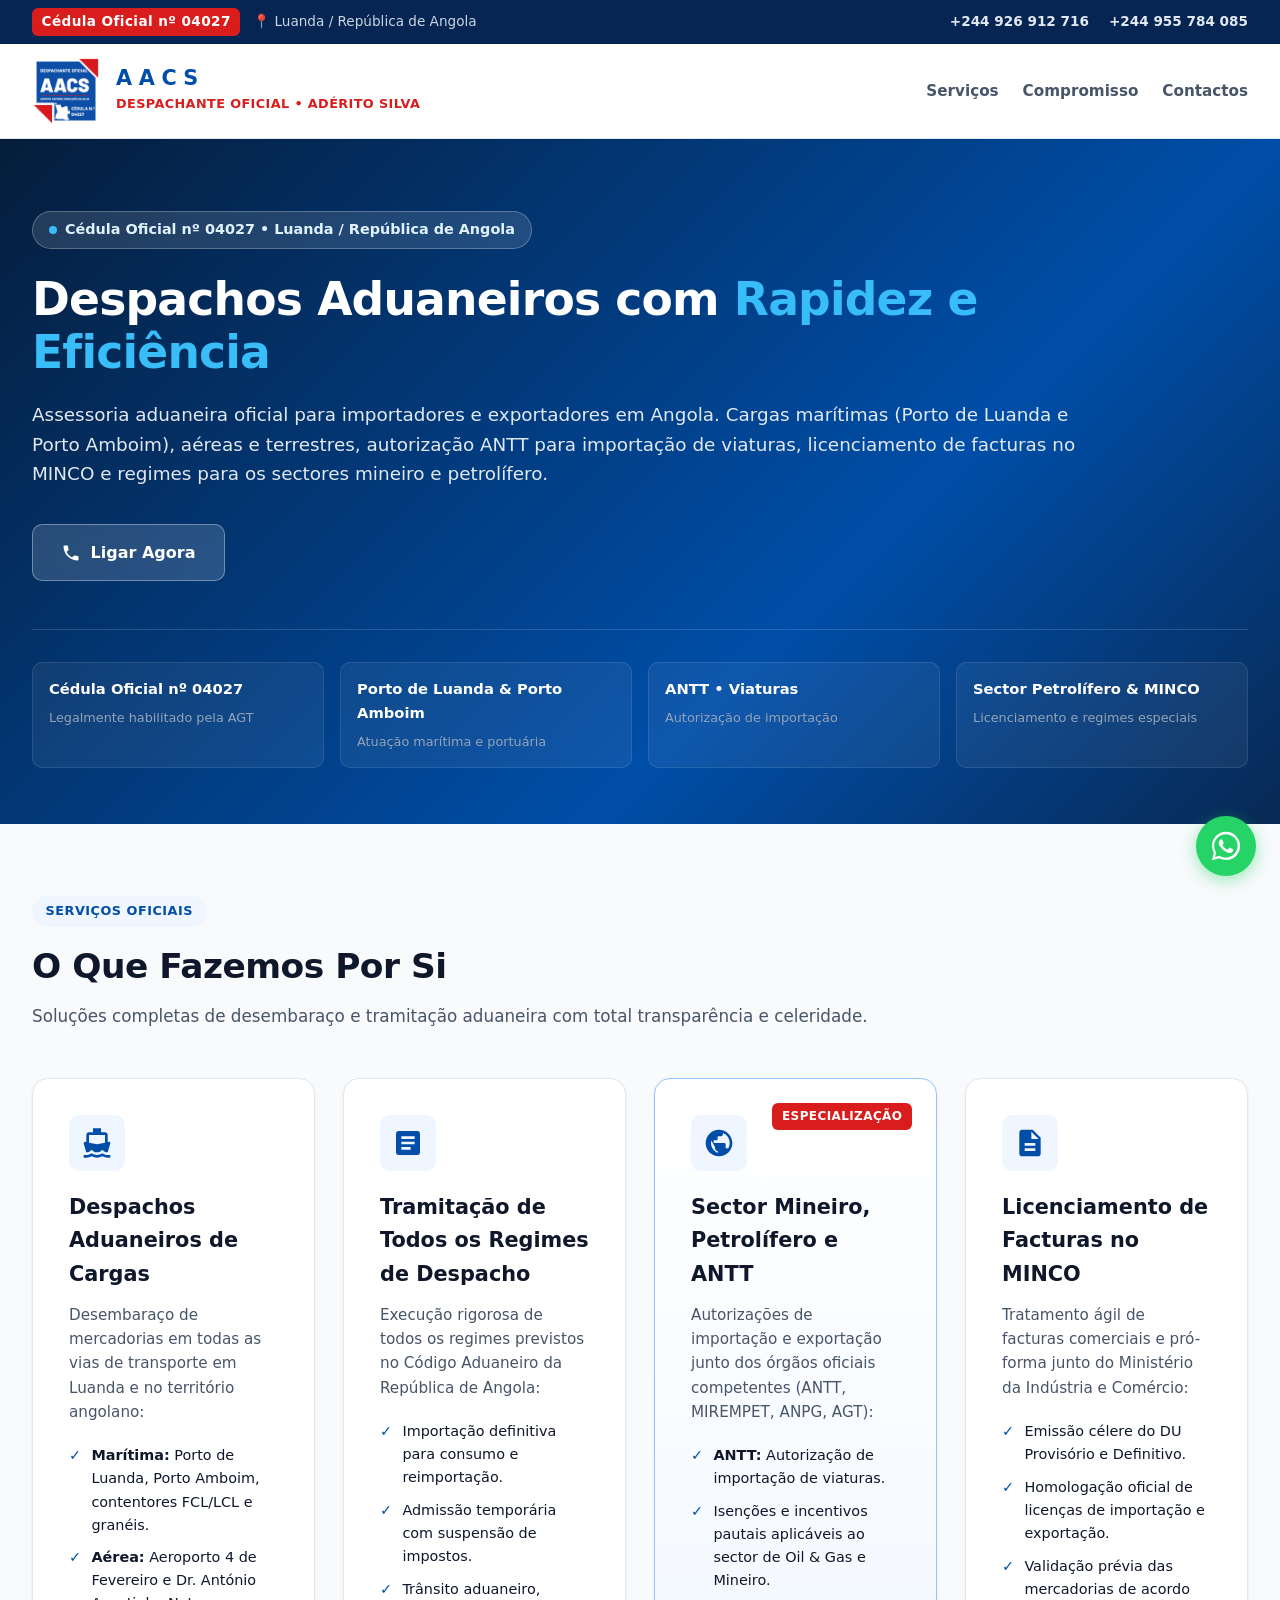
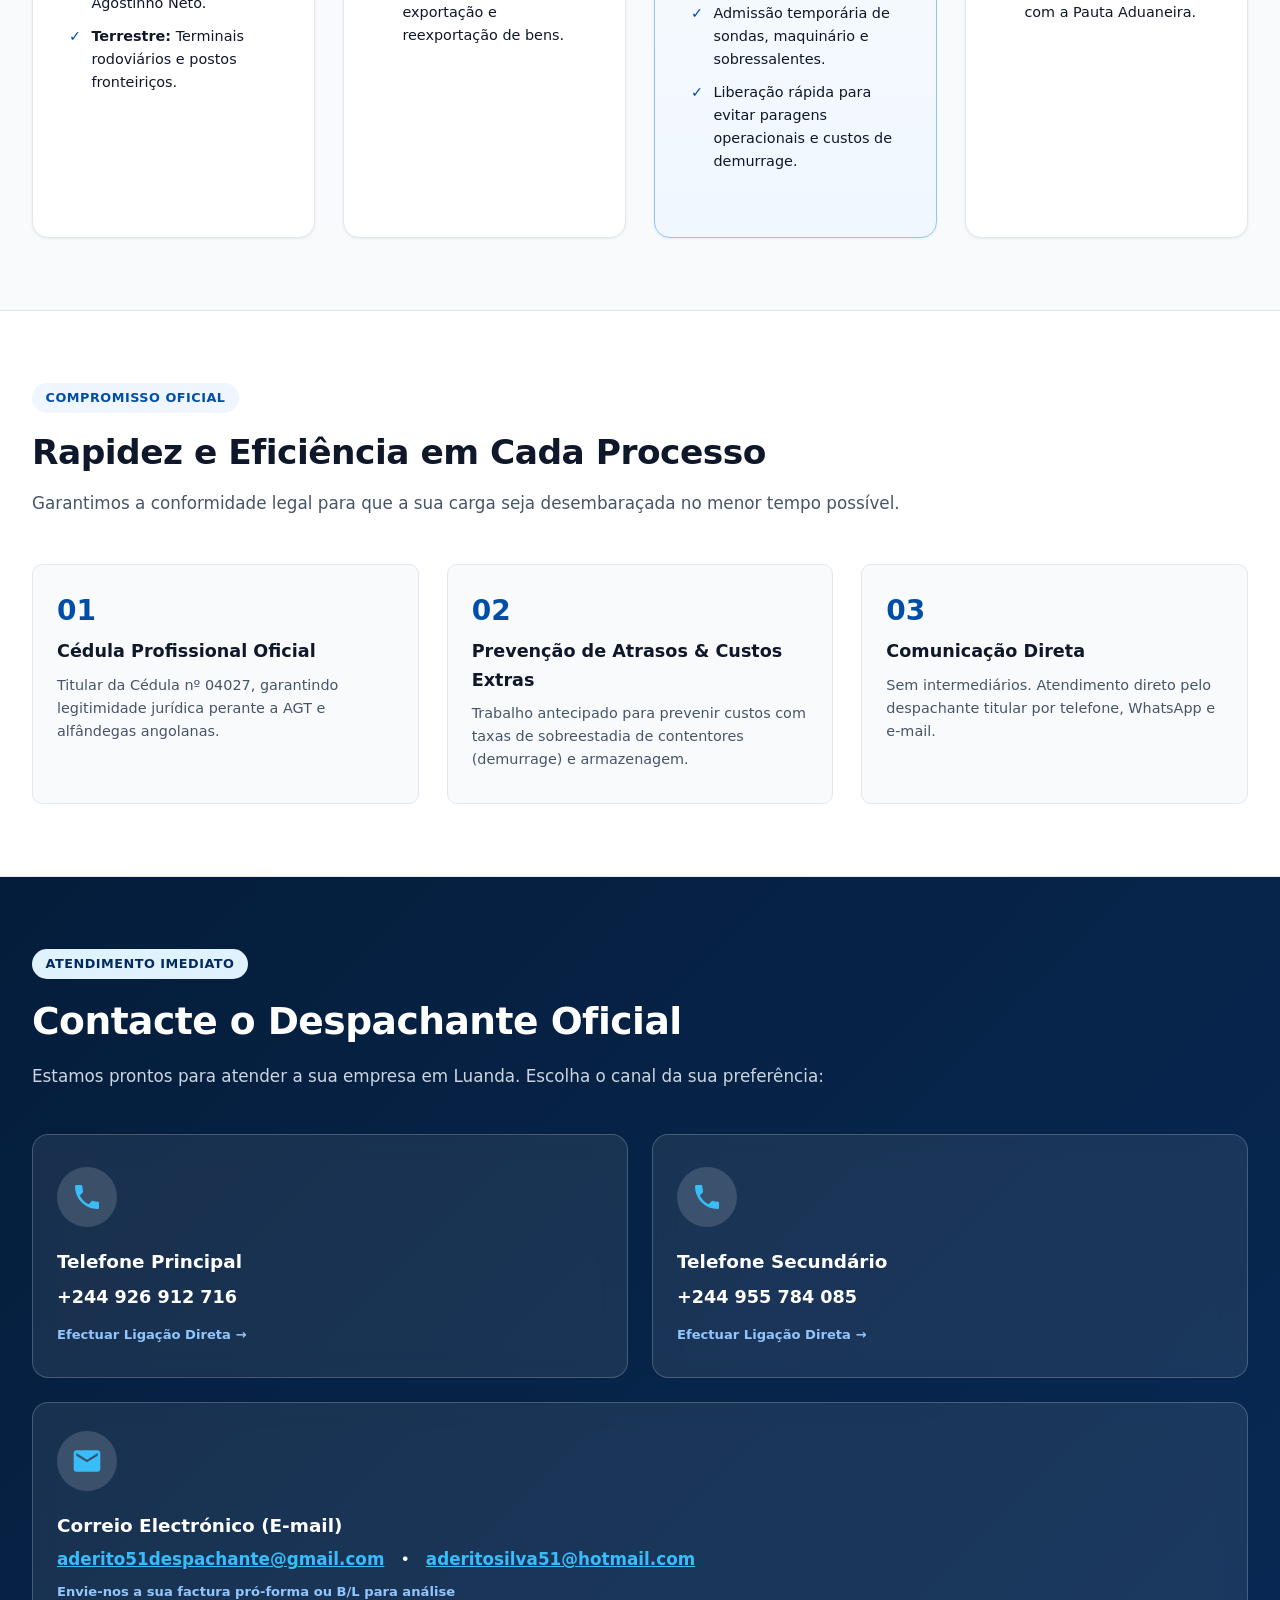
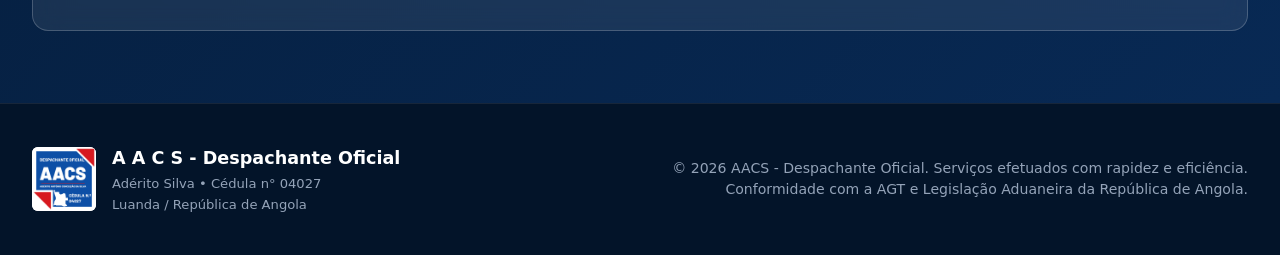
<file: index.html>
<!DOCTYPE html>
<html lang="pt-AO">
<head>
  <meta charset="UTF-8">
  <meta name="viewport" content="width=device-width, initial-scale=1.0">
  <meta http-equiv="X-UA-Compatible" content="IE=edge">
  
  <!-- SEO Meta Tags -->
  <title>AACS - Despachante Oficial Adérito Silva | Cédula nº 04027 | Luanda, Angola</title>
  <meta name="title" content="AACS - Despachante Oficial Adérito Silva | Cédula nº 04027 | Luanda, Angola">
  <meta name="description" content="AACS Despachante Oficial Adérito Silva (Cédula nº 04027) em Luanda, Angola. Despachos aduaneiros marítimos (Porto de Luanda e Porto Amboim), aéreos e terrestres, autorização ANTT para importação de viaturas, licenciamento MINCO e sectores petrolífero e mineiro. Serviços com rapidez e eficiência.">
  <meta name="keywords" content="despachante oficial luanda, despachante angola, aderito silva despachante, cedula 04027, desembaraço aduaneiro angola, porto de luanda, porto amboim despacho, importacao de viaturas angola, antt autorizacao viaturas, licenciamento minco luanda, despacho aereo luanda, sector petrolifero angola">
  <meta name="author" content="Adérito Silva - Despachante Oficial">
  <meta name="robots" content="index, follow">
  <meta name="theme-color" content="#072552">
  <link rel="canonical" href="https://aderitodespachante.vercel.app/">

  <!-- Open Graph / WhatsApp Preview -->
  <meta property="og:type" content="business.business">
  <meta property="og:url" content="https://aderitodespachante.vercel.app/">
  <meta property="og:title" content="AACS - Despachante Oficial Adérito Silva | Cédula nº 04027">
  <meta property="og:description" content="Despachos aduaneiros marítimos (Porto de Luanda, Porto Amboim), aéreos e terrestres, autorização ANTT para viaturas, licenciamento de facturas no MINCO e sector mineiro e petrolífero em Luanda, Angola.">
  <meta property="og:image" content="https://aderitodespachante.vercel.app/assets/images/logo.png?v=20261014">
  <meta property="og:image:secure_url" content="https://aderitodespachante.vercel.app/assets/images/logo.png?v=20261014">
  <meta property="og:image:type" content="image/png">
  <meta property="og:image:width" content="2400">
  <meta property="og:image:height" content="2400">
  <meta property="og:image:alt" content="Logotipo AACS - Despachante Oficial Adérito Silva">
  <meta property="og:locale" content="pt_AO">

  <!-- Twitter / X Preview -->
  <meta name="twitter:card" content="summary">
  <meta name="twitter:title" content="AACS - Despachante Oficial Adérito Silva | Cédula nº 04027">
  <meta name="twitter:description" content="Despachos aduaneiros, licenciamento MINCO e apoio aos sectores mineiro e petrolífero em Angola.">
  <meta name="twitter:image" content="https://aderitodespachante.vercel.app/assets/images/logo.png?v=20261014">

  <!-- Favicon -->
  <link rel="icon" type="image/png" sizes="64x64" href="/assets/images/favicon.png?v=20261014">
  <link rel="shortcut icon" type="image/png" href="/assets/images/favicon.png?v=20261014">
  <link rel="apple-touch-icon" sizes="192x192" href="/assets/images/logo-192.png?v=20261014">

  <!-- Stylesheet -->
  <link rel="stylesheet" href="assets/css/styles.css">
  <script src="assets/js/main.js" defer></script>

  <!-- Schema.org JSON-LD for Local Search Ranking -->
  <script type="application/ld+json">
  {
    "@context": "https://schema.org",
    "@type": "ProfessionalService",
    "name": "AACS - Despachante Oficial Adérito Silva",
    "image": "https://aderitodespachante.vercel.app/assets/images/logo.png?v=20261014",
    "logo": "https://aderitodespachante.vercel.app/assets/images/logo.png?v=20261014",
    "@id": "https://aderitodespachante.vercel.app/#organization",
    "url": "https://aderitodespachante.vercel.app/",
    "telephone": ["+244926912716", "+244955784085"],
    "email": ["aderito51despachante@gmail.com", "aderitosilva51@hotmail.com"],
    "address": {
      "@type": "PostalAddress",
      "addressLocality": "Luanda",
      "addressCountry": "AO"
    },
    "hasCredential": {
      "@type": "EducationalOccupationalCredential",
      "credentialCategory": "Cédula Profissional Oficial de Despachante Aduaneiro",
      "identifier": "04027"
    }
  }
  </script>
</head>
<body>

  <a class="skip-link" href="#conteudo">Saltar para o conteúdo principal</a>

  <!-- Top Credential Bar -->
  <div class="top-bar">
    <div class="container">
      <div class="top-bar-left">
        <span class="badge-cedula">Cédula Oficial nº 04027</span>
        <span class="location-tag">📍 Luanda / República de Angola</span>
      </div>
      <div class="top-bar-right">
        <a href="tel:+244926912716" class="top-phone">+244 926 912 716</a>
        <a href="tel:+244955784085" class="top-phone">+244 955 784 085</a>
      </div>
    </div>
  </div>

  <!-- Header -->
  <header class="site-header">
    <div class="container">
      <div class="brand">
        <img src="/assets/images/logo.png?v=20261014" alt="AACS Despachante Oficial" class="brand-logo">
        <div class="brand-text">
          <h1>A A C S</h1>
          <span class="brand-sub">Despachante Oficial • Adérito Silva</span>
        </div>
      </div>

      <nav class="nav" aria-label="Navegação principal">
        <a href="/servicos">Serviços</a>
        <a href="/compromisso">Compromisso</a>
        <a href="/contactos">Contactos</a>
      </nav>
    </div>
  </header>

  <!-- Hero Section: Direto, Oficial e Objetivo -->
  <main id="conteudo">
  <section class="hero">
    <div class="container hero-container">
      <div class="hero-badge">
        <span class="dot"></span> Cédula Oficial nº 04027 • Luanda / República de Angola
      </div>
      <h2 class="hero-title">
        Despachos Aduaneiros com <span class="highlight">Rapidez e Eficiência</span>
      </h2>
      <p class="hero-subtitle">
        Assessoria aduaneira oficial para importadores e exportadores em Angola. Cargas marítimas (Porto de Luanda e Porto Amboim), aéreas e terrestres, autorização ANTT para importação de viaturas, licenciamento de facturas no MINCO e regimes para os sectores mineiro e petrolífero.
      </p>

      <!-- Immediate Contact Action Buttons -->
      <div class="hero-buttons">
        <a href="tel:+244926912716" class="btn btn-call">
          <svg width="20" height="20" viewBox="0 0 24 24" fill="currentColor"><path d="M6.62 10.79a15.053 15.053 0 006.59 6.59l2.2-2.2c.27-.27.67-.36 1.02-.24 1.12.37 2.33.57 3.57.57.55 0 1 .45 1 1V20c0 .55-.45 1-1 1-9.39 0-17-7.61-17-17 0-.55.45-1 1-1h3.5c.55 0 1 .45 1 1 0 1.25.2 2.45.57 3.57.11.35.03.74-.25 1.02l-2.2 2.2z"/></svg>
          <span>Ligar Agora</span>
        </a>
      </div>

      <!-- Quick Trust Indicators -->
      <div class="hero-features-bar">
        <div class="feat-item">
          <strong>Cédula Oficial nº 04027</strong>
          <span>Legalmente habilitado pela AGT</span>
        </div>
        <div class="feat-item">
          <strong>Porto de Luanda & Porto Amboim</strong>
          <span>Atuação marítima e portuária</span>
        </div>
        <div class="feat-item">
          <strong>ANTT • Viaturas</strong>
          <span>Autorização de importação</span>
        </div>
        <div class="feat-item">
          <strong>Sector Petrolífero & MINCO</strong>
          <span>Licenciamento e regimes especiais</span>
        </div>
      </div>
    </div>
  </section>

  <!-- Serviços Oficiais -->
  <section id="servicos" class="services">
    <div class="container">
      <div class="section-title-wrap">
        <span class="tag">Serviços Oficiais</span>
        <h2>O Que Fazemos Por Si</h2>
        <p>Soluções completas de desembaraço e tramitação aduaneira com total transparência e celeridade.</p>
      </div>

      <div class="services-grid">
        <!-- 1. Despachos Aduaneiros de Cargas -->
        <div class="service-card">
          <div class="icon-box">
            <svg width="32" height="32" viewBox="0 0 24 24" fill="currentColor"><path d="M20 21c-1.39 0-2.78-.47-4-1.32-2.44 1.71-5.56 1.71-8 0C6.78 20.53 5.39 21 4 21H2v2h2c1.38 0 2.74-.35 4-.99 2.52 1.29 5.48 1.29 8 0 1.26.65 2.62.99 4 .99h2v-2h-2zM3.95 19H4c1.6 0 3.02-.88 4-2 .98 1.12 2.4 2 4 2s3.02-.88 4-2c.98 1.12 2.4 2 4 2h.05l1.89-6.68c.08-.26.06-.54-.06-.78s-.34-.42-.6-.47L20 11V6c0-1.1-.9-2-2-2h-3V1H9v3H6c-1.1 0-2 .9-2 2v5l-1.28.27c-.26.05-.48.23-.6.47s-.14.52-.06.78L3.95 19zM6 6h12v5.77l-6 1.2-6-1.2V6z"/></svg>
          </div>
          <h3>Despachos Aduaneiros de Cargas</h3>
          <p>
            Desembaraço de mercadorias em todas as vias de transporte em Luanda e no território angolano:
          </p>
          <ul class="check-list">
            <li><strong>Marítima:</strong> Porto de Luanda, Porto Amboim, contentores FCL/LCL e granéis.</li>
            <li><strong>Aérea:</strong> Aeroporto 4 de Fevereiro e Dr. António Agostinho Neto.</li>
            <li><strong>Terrestre:</strong> Terminais rodoviários e postos fronteiriços.</li>
          </ul>
        </div>

        <!-- 2. Tramitação de Todos os Regimes -->
        <div class="service-card">
          <div class="icon-box">
            <svg width="32" height="32" viewBox="0 0 24 24" fill="currentColor"><path d="M19 3H5c-1.1 0-2 .9-2 2v14c0 1.1.9 2 2 2h14c1.1 0 2-.9 2-2V5c0-1.1-.9-2-2-2zm-5 14H7v-2h7v2zm3-4H7v-2h10v2zm0-4H7V7h10v2z"/></svg>
          </div>
          <h3>Tramitação de Todos os Regimes de Despacho</h3>
          <p>
            Execução rigorosa de todos os regimes previstos no Código Aduaneiro da República de Angola:
          </p>
          <ul class="check-list">
            <li>Importação definitiva para consumo e reimportação.</li>
            <li>Admissão temporária com suspensão de impostos.</li>
            <li>Trânsito aduaneiro, exportação e reexportação de bens.</li>
          </ul>
        </div>

        <!-- 3. Autorizações de Importação e Exportação (Sector Mineiro, Petrolífero e ANTT) -->
        <div class="service-card featured">
          <div class="icon-box">
            <svg width="32" height="32" viewBox="0 0 24 24" fill="currentColor"><path d="M12 2C6.48 2 2 6.48 2 12s4.48 10 10 10 10-4.48 10-10S17.52 2 12 2zm1 17.93c-3.95-.49-7-3.85-7-7.93 0-.62.08-1.21.21-1.79L9 15v1c0 1.1.9 2 2 2v1.93zm6.9-2.54c-.26-.81-1-1.39-1.9-1.39h-1v-3c0-.55-.45-1-1-1H8v-2h2c.55 0 1-.45 1-1V7h2c1.1 0 2-.9 2-2v-.41c2.93 1.19 5 4.06 5 7.41 0 2.08-.8 3.97-2.1 5.39z"/></svg>
          </div>
          <span class="badge-featured">Especialização</span>
          <h3>Sector Mineiro, Petrolífero e ANTT</h3>
          <p>
            Autorizações de importação e exportação junto dos órgãos oficiais competentes (ANTT, MIREMPET, ANPG, AGT):
          </p>
          <ul class="check-list">
            <li><strong>ANTT:</strong> Autorização de importação de viaturas.</li>
            <li>Isenções e incentivos pautais aplicáveis ao sector de Oil & Gas e Mineiro.</li>
            <li>Admissão temporária de sondas, maquinário e sobressalentes.</li>
            <li>Liberação rápida para evitar paragens operacionais e custos de demurrage.</li>
          </ul>
        </div>

        <!-- 4. Licenciamento de Facturas no MINCO -->
        <div class="service-card">
          <div class="icon-box">
            <svg width="32" height="32" viewBox="0 0 24 24" fill="currentColor"><path d="M14 2H6c-1.1 0-1.99.9-1.99 2L4 20c0 1.1.89 2 1.99 2H18c1.1 0 2-.9 2-2V8l-6-6zm2 16H8v-2h8v2zm0-4H8v-2h8v2zm-3-5V3.5L18.5 9H13z"/></svg>
          </div>
          <h3>Licenciamento de Facturas no MINCO</h3>
          <p>
            Tratamento ágil de facturas comerciais e pró-forma junto do Ministério da Indústria e Comércio:
          </p>
          <ul class="check-list">
            <li>Emissão célere do DU Provisório e Definitivo.</li>
            <li>Homologação oficial de licenças de importação e exportação.</li>
            <li>Validação prévia das mercadorias de acordo com a Pauta Aduaneira.</li>
          </ul>
        </div>
      </div>
    </div>
  </section>

  <!-- Diferenciais / Compromisso com o Cliente -->
  <section id="diferenciais" class="commitment">
    <div class="container">
      <div class="section-title-wrap">
        <span class="tag">Compromisso Oficial</span>
        <h2>Rapidez e Eficiência em Cada Processo</h2>
        <p>Garantimos a conformidade legal para que a sua carga seja desembaraçada no menor tempo possível.</p>
      </div>

      <div class="commitment-grid">
        <div class="commit-item">
          <div class="num">01</div>
          <h4>Cédula Profissional Oficial</h4>
          <p>Titular da Cédula nº 04027, garantindo legitimidade jurídica perante a AGT e alfândegas angolanas.</p>
        </div>
        <div class="commit-item">
          <div class="num">02</div>
          <h4>Prevenção de Atrasos & Custos Extras</h4>
          <p>Trabalho antecipado para prevenir custos com taxas de sobreestadia de contentores (demurrage) e armazenagem.</p>
        </div>
        <div class="commit-item">
          <div class="num">03</div>
          <h4>Comunicação Direta</h4>
          <p>Sem intermediários. Atendimento direto pelo despachante titular por telefone, WhatsApp e e-mail.</p>
        </div>
      </div>
    </div>
  </section>

  <!-- Contactos Diretos -->
  <section id="contactos" class="contact-section">
    <div class="container">
      <div class="contact-box">
        <span class="tag-white">Atendimento Imediato</span>
        <h2>Contacte o Despachante Oficial</h2>
        <p class="contact-sub">
          Estamos prontos para atender a sua empresa em Luanda. Escolha o canal da sua preferência:
        </p>

        <div class="contact-cards-grid">
          <!-- Telefone Principal -->
          <a href="tel:+244926912716" class="contact-card">
            <div class="c-icon">
              <svg width="32" height="32" viewBox="0 0 24 24" fill="currentColor"><path d="M6.62 10.79a15.053 15.053 0 006.59 6.59l2.2-2.2c.27-.27.67-.36 1.02-.24 1.12.37 2.33.57 3.57.57.55 0 1 .45 1 1V20c0 .55-.45 1-1 1-9.39 0-17-7.61-17-17 0-.55.45-1 1-1h3.5c.55 0 1 .45 1 1 0 1.25.2 2.45.57 3.57.11.35.03.74-.25 1.02l-2.2 2.2z"/></svg>
            </div>
            <h4>Telefone Principal</h4>
            <span class="c-val">+244 926 912 716</span>
            <span class="c-action">Efectuar Ligação Direta &rarr;</span>
          </a>

          <!-- Telefone Secundário -->
          <a href="tel:+244955784085" class="contact-card">
            <div class="c-icon">
              <svg width="32" height="32" viewBox="0 0 24 24" fill="currentColor"><path d="M6.62 10.79a15.053 15.053 0 006.59 6.59l2.2-2.2c.27-.27.67-.36 1.02-.24 1.12.37 2.33.57 3.57.57.55 0 1 .45 1 1V20c0 .55-.45 1-1 1-9.39 0-17-7.61-17-17 0-.55.45-1 1-1h3.5c.55 0 1 .45 1 1 0 1.25.2 2.45.57 3.57.11.35.03.74-.25 1.02l-2.2 2.2z"/></svg>
            </div>
            <h4>Telefone Secundário</h4>
            <span class="c-val">+244 955 784 085</span>
            <span class="c-action">Efectuar Ligação Direta &rarr;</span>
          </a>

          <!-- E-mails -->
          <div class="contact-card full-width">
            <div class="c-icon">
              <svg width="32" height="32" viewBox="0 0 24 24" fill="currentColor"><path d="M20 4H4c-1.1 0-1.99.9-1.99 2L2 18c0 1.1.9 2 2 2h16c1.1 0 2-.9 2-2V6c0-1.1-.9-2-2-2zm0 4l-8 5-8-5V6l8 5 8-5v2z"/></svg>
            </div>
            <h4>Correio Electrónico (E-mail)</h4>
            <div class="email-links">
              <a href="mailto:aderito51despachante@gmail.com">aderito51despachante@gmail.com</a>
              <span>•</span>
              <a href="mailto:aderitosilva51@hotmail.com">aderitosilva51@hotmail.com</a>
            </div>
            <span class="c-action">Envie-nos a sua factura pró-forma ou B/L para análise</span>
          </div>
        </div>
      </div>
    </div>
  </section>
  </main>

  <!-- Footer -->
  <footer class="footer">
    <div class="container footer-content">
      <div class="footer-brand">
        <img src="/assets/images/logo.png?v=20261014" alt="AACS" class="footer-logo">
        <div>
          <h3>A A C S - Despachante Oficial</h3>
          <p>Adérito Silva • Cédula n° 04027</p>
          <p>Luanda / República de Angola</p>
        </div>
      </div>
      <div class="footer-copy">
        <p>&copy; 2026 AACS - Despachante Oficial. Serviços efetuados com rapidez e eficiência.</p>
        <p>Conformidade com a AGT e Legislação Aduaneira da República de Angola.</p>
      </div>
    </div>
  </footer>

  <!-- Floating WhatsApp Action Button -->
  <a href="https://wa.me/244926912716?text=Ol%C3%A1%20Sr.%20Ad%C3%A9rito,%20gostaria%20de%20informa%C3%A7%C3%B5es%20sobre%20despacho%20aduaneiro." target="_blank" class="float-wa" aria-label="WhatsApp Despachante Oficial" rel="noopener">
    <svg width="34" height="34" viewBox="0 0 24 24" fill="currentColor"><path d="M12.04 2c-5.46 0-9.91 4.45-9.91 9.91 0 1.75.46 3.45 1.32 4.95L2.05 22l5.25-1.38c1.45.79 3.08 1.21 4.74 1.21 5.46 0 9.91-4.45 9.91-9.91 0-2.65-1.03-5.14-2.9-7.01A9.816 9.816 0 0012.04 2zM12 20.25c-1.5 0-2.98-.4-4.28-1.16l-.31-.18-3.18.83.85-3.1-.2-.32a8.214 8.214 0 01-1.26-4.41c0-4.57 3.72-8.29 8.29-8.29 2.21 0 4.29.86 5.86 2.42 1.56 1.57 2.42 3.65 2.42 5.86 0 4.58-3.72 8.29-8.29 8.29zm4.55-6.2c-.25-.12-1.47-.72-1.7-.81-.23-.08-.39-.12-.56.12-.17.25-.64.81-.79.97-.14.17-.29.19-.54.06-.25-.12-1.05-.39-2-1.23-.74-.66-1.24-1.47-1.39-1.72-.14-.25-.02-.38.11-.51.11-.11.25-.29.37-.43.12-.14.17-.25.25-.41.08-.17.04-.31-.02-.43s-.56-1.34-.76-1.84c-.2-.48-.41-.42-.56-.43h-.48c-.17 0-.44.06-.67.31-.23.25-.88.86-.88 2.1 0 1.24.9 2.44 1.03 2.61.12.17 1.78 2.71 4.3 3.8.6.26 1.07.41 1.44.53.6.19 1.15.16 1.58.1.48-.07 1.47-.6 1.68-1.18.21-.58.21-1.07.15-1.18-.06-.11-.23-.17-.48-.29z"/></svg>
    <span class="float-tooltip">Falar com o Despachante</span>
  </a>

</body>
</html>
</file>
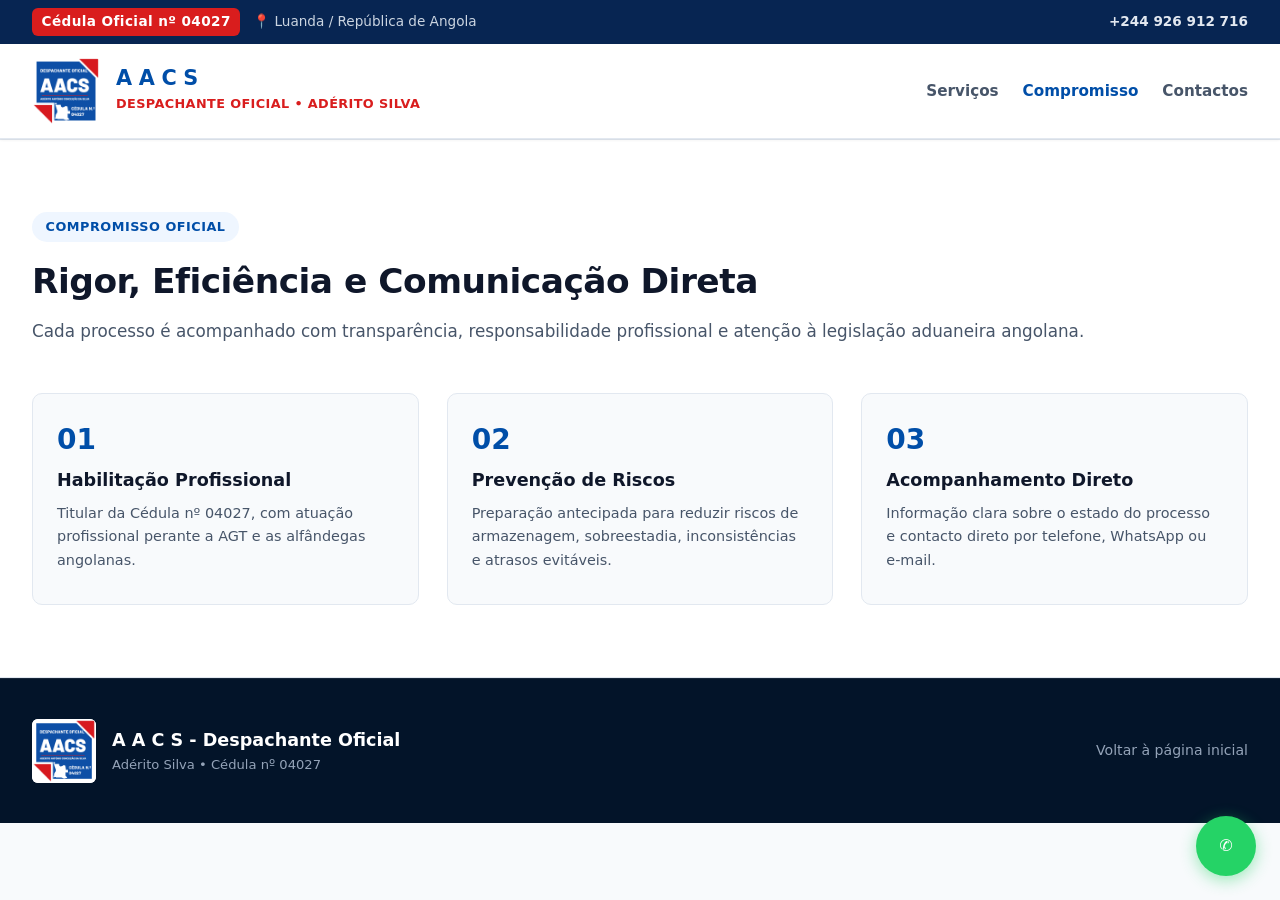
<file: compromisso.html>
<!DOCTYPE html>
<html lang="pt-AO">
<head><meta charset="UTF-8"><meta name="viewport" content="width=device-width, initial-scale=1.0"><title>O Nosso Compromisso | AACS Adérito Silva</title><meta name="description" content="Conheça o compromisso profissional do Despachante Oficial Adérito Silva, Cédula nº 04027, em Luanda."><link rel="canonical" href="https://aderitodespachante.vercel.app/compromisso"><meta property="og:type" content="website"><meta property="og:url" content="https://aderitodespachante.vercel.app/compromisso"><meta property="og:title" content="O Nosso Compromisso | AACS Adérito Silva"><meta property="og:description" content="Rigor, eficiência e acompanhamento profissional em processos aduaneiros em Angola."><meta property="og:image" content="https://aderitodespachante.vercel.app/assets/images/logo.png?v=20261014"><meta property="og:image:alt" content="Logotipo AACS - Despachante Oficial Adérito Silva"><meta name="twitter:card" content="summary"><meta name="twitter:image" content="https://aderitodespachante.vercel.app/assets/images/logo.png?v=20261014"><link rel="icon" type="image/png" sizes="64x64" href="/assets/images/favicon.png?v=20261014"><link rel="shortcut icon" type="image/png" href="/assets/images/favicon.png?v=20261014"><link rel="apple-touch-icon" sizes="192x192" href="/assets/images/logo-192.png?v=20261014"><link rel="stylesheet" href="/assets/css/styles.css"></head>
<body>
  <div class="top-bar"><div class="container"><div class="top-bar-left"><span class="badge-cedula">Cédula Oficial nº 04027</span><span class="location-tag">📍 Luanda / República de Angola</span></div><div class="top-bar-right"><a href="tel:+244926912716" class="top-phone">+244 926 912 716</a></div></div></div>
  <header class="site-header"><div class="container"><a class="brand" href="/"><img src="/assets/images/logo.png?v=20261014" alt="AACS Despachante Oficial" class="brand-logo"><div class="brand-text"><h1>A A C S</h1><span class="brand-sub">Despachante Oficial • Adérito Silva</span></div></a><nav class="nav" aria-label="Navegação principal"><a href="/servicos">Serviços</a><a href="/compromisso" aria-current="page">Compromisso</a><a href="/contactos">Contactos</a></nav></div></header>
  <main><section class="commitment"><div class="container"><div class="section-title-wrap"><span class="tag">Compromisso Oficial</span><h2>Rigor, Eficiência e Comunicação Direta</h2><p>Cada processo é acompanhado com transparência, responsabilidade profissional e atenção à legislação aduaneira angolana.</p></div><div class="commitment-grid"><article class="commit-item"><div class="num">01</div><h4>Habilitação Profissional</h4><p>Titular da Cédula nº 04027, com atuação profissional perante a AGT e as alfândegas angolanas.</p></article><article class="commit-item"><div class="num">02</div><h4>Prevenção de Riscos</h4><p>Preparação antecipada para reduzir riscos de armazenagem, sobreestadia, inconsistências e atrasos evitáveis.</p></article><article class="commit-item"><div class="num">03</div><h4>Acompanhamento Direto</h4><p>Informação clara sobre o estado do processo e contacto direto por telefone, WhatsApp ou e-mail.</p></article></div></div></section></main>
  <footer class="footer"><div class="container footer-content"><div class="footer-brand"><img src="/assets/images/logo.png?v=20261014" alt="AACS" class="footer-logo"><div><h3>A A C S - Despachante Oficial</h3><p>Adérito Silva • Cédula nº 04027</p></div></div><div class="footer-copy"><a href="/">Voltar à página inicial</a></div></div></footer>
  <a href="https://wa.me/244926912716" target="_blank" class="float-wa" aria-label="Contactar pelo WhatsApp" rel="noopener"><span aria-hidden="true">✆</span><span class="float-tooltip">Falar com o Despachante</span></a>
</body></html>
</file>
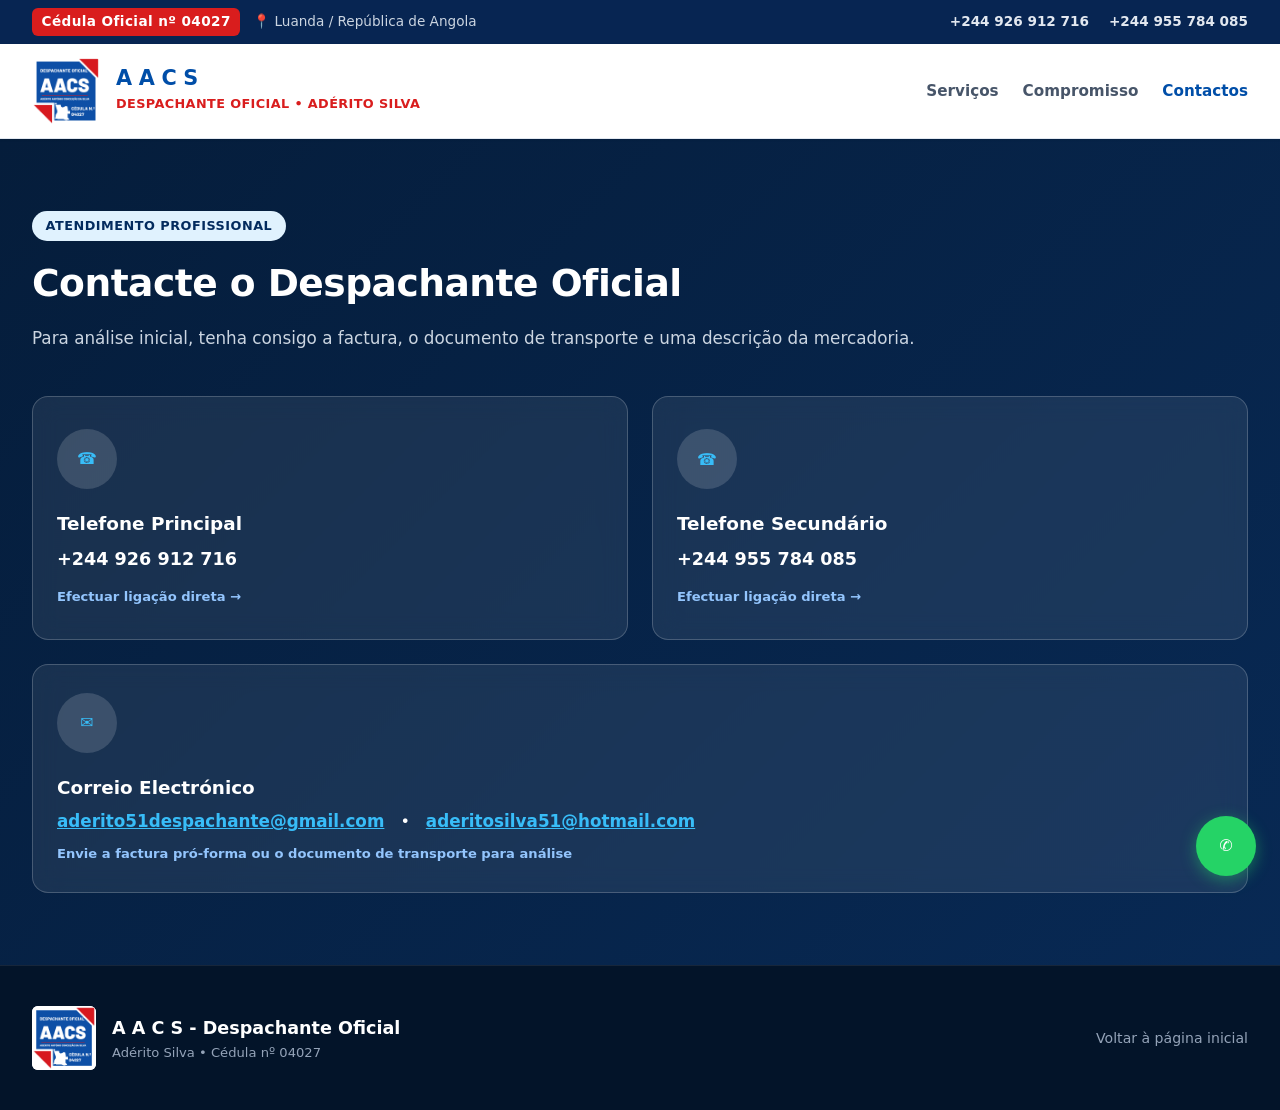
<file: contactos.html>
<!DOCTYPE html>
<html lang="pt-AO">
<head><meta charset="UTF-8"><meta name="viewport" content="width=device-width, initial-scale=1.0"><title>Contactos | AACS Despachante Oficial</title><meta name="description" content="Contacte o Despachante Oficial Adérito Silva por telefone, e-mail ou WhatsApp em Luanda, Angola."><link rel="canonical" href="https://aderitodespachante.vercel.app/contactos"><meta property="og:type" content="website"><meta property="og:url" content="https://aderitodespachante.vercel.app/contactos"><meta property="og:title" content="Contactos | AACS Despachante Oficial"><meta property="og:description" content="Contacte o Despachante Oficial Adérito Silva em Luanda, Angola."><meta property="og:image" content="https://aderitodespachante.vercel.app/assets/images/logo.png?v=20261014"><meta property="og:image:alt" content="Logotipo AACS - Despachante Oficial Adérito Silva"><meta name="twitter:card" content="summary"><meta name="twitter:image" content="https://aderitodespachante.vercel.app/assets/images/logo.png?v=20261014"><link rel="icon" type="image/png" sizes="64x64" href="/assets/images/favicon.png?v=20261014"><link rel="shortcut icon" type="image/png" href="/assets/images/favicon.png?v=20261014"><link rel="apple-touch-icon" sizes="192x192" href="/assets/images/logo-192.png?v=20261014"><link rel="stylesheet" href="/assets/css/styles.css"></head>
<body>
  <div class="top-bar"><div class="container"><div class="top-bar-left"><span class="badge-cedula">Cédula Oficial nº 04027</span><span class="location-tag">📍 Luanda / República de Angola</span></div><div class="top-bar-right"><a href="tel:+244926912716" class="top-phone">+244 926 912 716</a><a href="tel:+244955784085" class="top-phone">+244 955 784 085</a></div></div></div>
  <header class="site-header"><div class="container"><a class="brand" href="/"><img src="/assets/images/logo.png?v=20261014" alt="AACS Despachante Oficial" class="brand-logo"><div class="brand-text"><h1>A A C S</h1><span class="brand-sub">Despachante Oficial • Adérito Silva</span></div></a><nav class="nav" aria-label="Navegação principal"><a href="/servicos">Serviços</a><a href="/compromisso">Compromisso</a><a href="/contactos" aria-current="page">Contactos</a></nav></div></header>
  <main><section class="contact-section"><div class="container"><div class="contact-box"><span class="tag-white">Atendimento Profissional</span><h2>Contacte o Despachante Oficial</h2><p class="contact-sub">Para análise inicial, tenha consigo a factura, o documento de transporte e uma descrição da mercadoria.</p><div class="contact-cards-grid"><a href="tel:+244926912716" class="contact-card"><div class="c-icon">☎</div><h4>Telefone Principal</h4><span class="c-val">+244 926 912 716</span><span class="c-action">Efectuar ligação direta →</span></a><a href="tel:+244955784085" class="contact-card"><div class="c-icon">☎</div><h4>Telefone Secundário</h4><span class="c-val">+244 955 784 085</span><span class="c-action">Efectuar ligação direta →</span></a><div class="contact-card full-width"><div class="c-icon">✉</div><h4>Correio Electrónico</h4><div class="email-links"><a href="mailto:aderito51despachante@gmail.com">aderito51despachante@gmail.com</a><span>•</span><a href="mailto:aderitosilva51@hotmail.com">aderitosilva51@hotmail.com</a></div><span class="c-action">Envie a factura pró-forma ou o documento de transporte para análise</span></div></div></div></div></section></main>
  <footer class="footer"><div class="container footer-content"><div class="footer-brand"><img src="/assets/images/logo.png?v=20261014" alt="AACS" class="footer-logo"><div><h3>A A C S - Despachante Oficial</h3><p>Adérito Silva • Cédula nº 04027</p></div></div><div class="footer-copy"><a href="/">Voltar à página inicial</a></div></div></footer>
  <a href="https://wa.me/244926912716" target="_blank" class="float-wa" aria-label="Contactar pelo WhatsApp" rel="noopener"><span aria-hidden="true">✆</span><span class="float-tooltip">Falar com o Despachante</span></a>
</body></html>
</file>
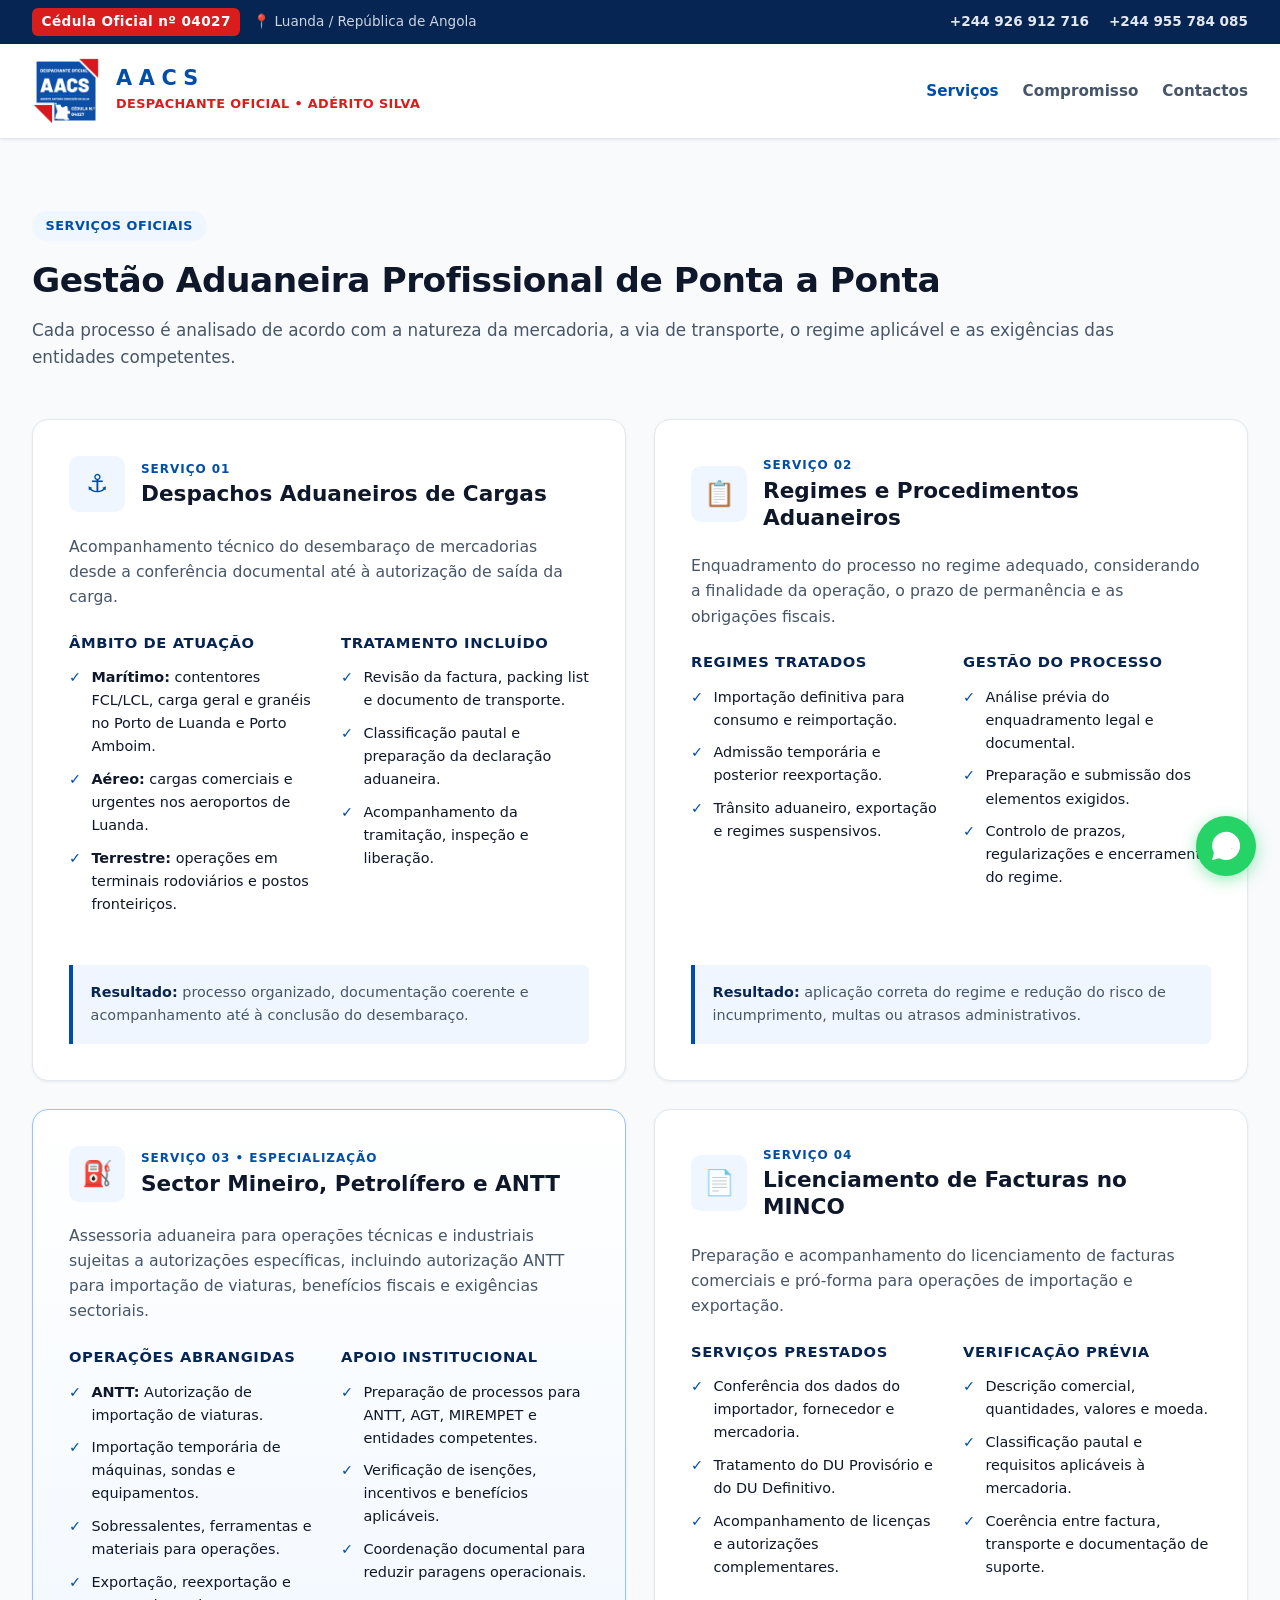
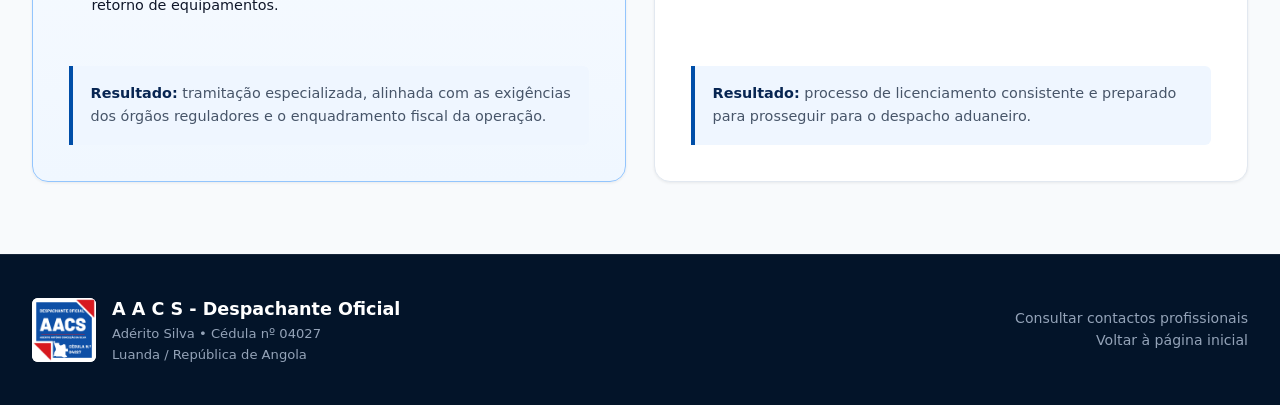
<file: servicos.html>
<!DOCTYPE html>
<html lang="pt-AO">
<head>
  <meta charset="UTF-8">
  <meta name="viewport" content="width=device-width, initial-scale=1.0">
  <title>Serviços Aduaneiros | AACS Adérito Silva</title>
  <meta name="description" content="Serviços profissionais de despacho de cargas marítimas (Porto de Luanda, Porto Amboim), aéreas e terrestres, autorização ANTT para viaturas, regimes aduaneiros e licenciamento MINCO em Angola.">
  <link rel="canonical" href="https://aderitodespachante.vercel.app/servicos">
  <meta property="og:type" content="website">
  <meta property="og:url" content="https://aderitodespachante.vercel.app/servicos">
  <meta property="og:title" content="Serviços Aduaneiros | AACS Adérito Silva">
  <meta property="og:description" content="Despachos profissionais, regimes aduaneiros, autorização ANTT, MINCO e operações mineiras e petrolíferas em Angola.">
  <meta property="og:image" content="https://aderitodespachante.vercel.app/assets/images/logo.png?v=20261014">
  <meta property="og:image:alt" content="Logotipo AACS - Despachante Oficial Adérito Silva">
  <meta name="twitter:card" content="summary">
  <meta name="twitter:image" content="https://aderitodespachante.vercel.app/assets/images/logo.png?v=20261014">
  <link rel="icon" type="image/png" sizes="64x64" href="/assets/images/favicon.png?v=20261014">
  <link rel="shortcut icon" type="image/png" href="/assets/images/favicon.png?v=20261014">
  <link rel="apple-touch-icon" sizes="192x192" href="/assets/images/logo-192.png?v=20261014">
  <link rel="stylesheet" href="/assets/css/styles.css">
</head>
<body>
  <div class="top-bar"><div class="container"><div class="top-bar-left"><span class="badge-cedula">Cédula Oficial nº 04027</span><span class="location-tag">📍 Luanda / República de Angola</span></div><div class="top-bar-right"><a href="tel:+244926912716" class="top-phone">+244 926 912 716</a><a href="tel:+244955784085" class="top-phone">+244 955 784 085</a></div></div></div>
  <header class="site-header"><div class="container"><a class="brand" href="/"><img src="/assets/images/logo.png?v=20261014" alt="AACS Despachante Oficial" class="brand-logo"><div class="brand-text"><h1>A A C S</h1><span class="brand-sub">Despachante Oficial • Adérito Silva</span></div></a><nav class="nav" aria-label="Navegação principal"><a href="/servicos" aria-current="page">Serviços</a><a href="/compromisso">Compromisso</a><a href="/contactos">Contactos</a></nav></div></header>

  <main>
    <section class="services services-page">
      <div class="container">
        <div class="section-title-wrap"><span class="tag">Serviços Oficiais</span><h2>Gestão Aduaneira Profissional de Ponta a Ponta</h2><p>Cada processo é analisado de acordo com a natureza da mercadoria, a via de transporte, o regime aplicável e as exigências das entidades competentes.</p></div>

        <div class="services-detail-grid">
          <article class="service-detail-card">
            <div class="service-detail-head"><div class="icon-box">⚓</div><div><span class="service-number">Serviço 01</span><h3>Despachos Aduaneiros de Cargas</h3></div></div>
            <p class="service-lead">Acompanhamento técnico do desembaraço de mercadorias desde a conferência documental até à autorização de saída da carga.</p>
            <div class="service-columns"><div><h4>Âmbito de atuação</h4><ul class="check-list"><li><strong>Marítimo:</strong> contentores FCL/LCL, carga geral e granéis no Porto de Luanda e Porto Amboim.</li><li><strong>Aéreo:</strong> cargas comerciais e urgentes nos aeroportos de Luanda.</li><li><strong>Terrestre:</strong> operações em terminais rodoviários e postos fronteiriços.</li></ul></div><div><h4>Tratamento incluído</h4><ul class="check-list"><li>Revisão da factura, packing list e documento de transporte.</li><li>Classificação pautal e preparação da declaração aduaneira.</li><li>Acompanhamento da tramitação, inspeção e liberação.</li></ul></div></div>
            <div class="service-note"><strong>Resultado:</strong> processo organizado, documentação coerente e acompanhamento até à conclusão do desembaraço.</div>
          </article>

          <article class="service-detail-card">
            <div class="service-detail-head"><div class="icon-box">📋</div><div><span class="service-number">Serviço 02</span><h3>Regimes e Procedimentos Aduaneiros</h3></div></div>
            <p class="service-lead">Enquadramento do processo no regime adequado, considerando a finalidade da operação, o prazo de permanência e as obrigações fiscais.</p>
            <div class="service-columns"><div><h4>Regimes tratados</h4><ul class="check-list"><li>Importação definitiva para consumo e reimportação.</li><li>Admissão temporária e posterior reexportação.</li><li>Trânsito aduaneiro, exportação e regimes suspensivos.</li></ul></div><div><h4>Gestão do processo</h4><ul class="check-list"><li>Análise prévia do enquadramento legal e documental.</li><li>Preparação e submissão dos elementos exigidos.</li><li>Controlo de prazos, regularizações e encerramento do regime.</li></ul></div></div>
            <div class="service-note"><strong>Resultado:</strong> aplicação correta do regime e redução do risco de incumprimento, multas ou atrasos administrativos.</div>
          </article>

          <article class="service-detail-card featured-detail">
            <div class="service-detail-head"><div class="icon-box">⛽</div><div><span class="service-number">Serviço 03 • Especialização</span><h3>Sector Mineiro, Petrolífero e ANTT</h3></div></div>
            <p class="service-lead">Assessoria aduaneira para operações técnicas e industriais sujeitas a autorizações específicas, incluindo autorização ANTT para importação de viaturas, benefícios fiscais e exigências sectoriais.</p>
            <div class="service-columns"><div><h4>Operações abrangidas</h4><ul class="check-list"><li><strong>ANTT:</strong> Autorização de importação de viaturas.</li><li>Importação temporária de máquinas, sondas e equipamentos.</li><li>Sobressalentes, ferramentas e materiais para operações.</li><li>Exportação, reexportação e retorno de equipamentos.</li></ul></div><div><h4>Apoio institucional</h4><ul class="check-list"><li>Preparação de processos para ANTT, AGT, MIREMPET e entidades competentes.</li><li>Verificação de isenções, incentivos e benefícios aplicáveis.</li><li>Coordenação documental para reduzir paragens operacionais.</li></ul></div></div>
            <div class="service-note"><strong>Resultado:</strong> tramitação especializada, alinhada com as exigências dos órgãos reguladores e o enquadramento fiscal da operação.</div>
          </article>

          <article class="service-detail-card">
            <div class="service-detail-head"><div class="icon-box">📄</div><div><span class="service-number">Serviço 04</span><h3>Licenciamento de Facturas no MINCO</h3></div></div>
            <p class="service-lead">Preparação e acompanhamento do licenciamento de facturas comerciais e pró-forma para operações de importação e exportação.</p>
            <div class="service-columns"><div><h4>Serviços prestados</h4><ul class="check-list"><li>Conferência dos dados do importador, fornecedor e mercadoria.</li><li>Tratamento do DU Provisório e do DU Definitivo.</li><li>Acompanhamento de licenças e autorizações complementares.</li></ul></div><div><h4>Verificação prévia</h4><ul class="check-list"><li>Descrição comercial, quantidades, valores e moeda.</li><li>Classificação pautal e requisitos aplicáveis à mercadoria.</li><li>Coerência entre factura, transporte e documentação de suporte.</li></ul></div></div>
            <div class="service-note"><strong>Resultado:</strong> processo de licenciamento consistente e preparado para prosseguir para o despacho aduaneiro.</div>
          </article>
        </div>
      </div>
    </section>
  </main>

  <footer class="footer"><div class="container footer-content"><div class="footer-brand"><img src="/assets/images/logo.png?v=20261014" alt="AACS" class="footer-logo"><div><h3>A A C S - Despachante Oficial</h3><p>Adérito Silva • Cédula nº 04027</p><p>Luanda / República de Angola</p></div></div><div class="footer-copy"><p><a href="/contactos">Consultar contactos profissionais</a></p><p><a href="/">Voltar à página inicial</a></p></div></div></footer>
  <a href="https://wa.me/244926912716?text=Ol%C3%A1%20Sr.%20Ad%C3%A9rito,%20gostaria%20de%20informa%C3%A7%C3%B5es%20sobre%20os%20servi%C3%A7os%20aduaneiros." target="_blank" class="float-wa" aria-label="Contactar pelo WhatsApp" rel="noopener"><svg width="34" height="34" viewBox="0 0 24 24" fill="currentColor"><path d="M12.04 2a9.91 9.91 0 00-8.59 14.86L2.05 22l5.25-1.38A9.91 9.91 0 1012.04 2zm4.51 12.05c-.25-.12-1.47-.72-1.7-.81-.23-.08-.39-.12-.56.12-.17.25-.64.81-.79.97-.14.17-.29.19-.54.06-2.2-1.1-3.64-1.96-5.09-4.46-.14-.25-.02-.38.11-.51.42-.42.63-.98.86-1.47.12-.25.06-.46-.02-.64-.06-.12-.56-1.34-.76-1.84-.2-.48-.41-.42-.56-.43h-.48c-.17 0-.44.06-.67.31-.23.25-.88.86-.88 2.1 0 1.24.9 2.44 1.03 2.61 1.78 2.71 4.3 3.8 6.3 4.36.6.19 1.15.16 1.58.1.48-.07 1.47-.6 1.68-1.18.21-.58.21-1.07.15-1.18-.06-.11-.23-.17-.48-.29z"/></svg><span class="float-tooltip">Falar com o Despachante</span></a>
</body>
</html>
</file>
<file: assets/css/styles.css>
/* ==========================================================================
   AACS - Despachante Oficial (Adérito Silva) - Cédula nº 04027
   Design Limpo, Executivo, Rápido e Focado em Contratação Direta
   ========================================================================== */

:root {
  --primary: #004ea8;
  --primary-dark: #072552;
  --primary-light: #eff6ff;
  --accent-red: #d91d1d;
  --whatsapp: #25d366;
  --whatsapp-hover: #1eb857;
  
  --text-main: #0f172a;
  --text-muted: #475569;
  --text-light: #64748b;
  
  --bg-page: #f8fafc;
  --bg-card: #ffffff;
  --border: #e2e8f0;
  
  --shadow-sm: 0 1px 3px rgba(0, 0, 0, 0.07);
  --shadow-md: 0 4px 6px -1px rgba(0, 0, 0, 0.08), 0 2px 4px -2px rgba(0, 0, 0, 0.06);
  --shadow-lg: 0 10px 15px -3px rgba(0, 0, 0, 0.08), 0 4px 6px -4px rgba(0, 0, 0, 0.05);
  
  --radius-sm: 6px;
  --radius-md: 10px;
  --radius-lg: 16px;
  --radius-full: 9999px;
  
  --font-family: system-ui, -apple-system, BlinkMacSystemFont, 'Segoe UI', Roboto, Helvetica, Arial, sans-serif;
  --transition: all 0.2s ease-in-out;
}

*, *::before, *::after {
  box-sizing: border-box;
  margin: 0;
  padding: 0;
}

html {
  scroll-behavior: smooth;
  font-size: 16px;
}

body {
  font-family: var(--font-family);
  background-color: var(--bg-page);
  color: var(--text-main);
  line-height: 1.6;
  -webkit-font-smoothing: antialiased;
}

.skip-link {
  position: fixed;
  top: 0.75rem;
  left: 0.75rem;
  z-index: 10000;
  padding: 0.65rem 1rem;
  border-radius: var(--radius-sm);
  background: #ffffff;
  color: var(--primary-dark);
  font-weight: 700;
  box-shadow: var(--shadow-md);
  transform: translateY(-150%);
  transition: transform 0.2s ease;
}

.skip-link:focus {
  transform: translateY(0);
}

a:focus-visible {
  outline: 3px solid #fbbf24;
  outline-offset: 3px;
}

a {
  color: inherit;
  text-decoration: none;
}

ul {
  list-style: none;
}

.container {
  width: 100%;
  max-width: none;
  margin: 0 auto;
  padding-right: clamp(1.25rem, 2.5vw, 3rem);
  padding-left: clamp(1.25rem, 2.5vw, 3rem);
}

/* ==========================================================================
   Top Credential Bar
   ========================================================================== */

.top-bar {
  background-color: var(--primary-dark);
  color: #ffffff;
  font-size: 0.85rem;
  padding: 0.5rem 0;
}

.top-bar .container {
  display: flex;
  justify-content: space-between;
  align-items: center;
  flex-wrap: wrap;
  gap: 0.5rem;
}

.top-bar-left {
  display: flex;
  align-items: center;
  gap: 0.8rem;
  flex-wrap: wrap;
}

.badge-cedula {
  background-color: var(--accent-red);
  color: #ffffff;
  padding: 0.2rem 0.6rem;
  border-radius: var(--radius-sm);
  font-weight: 700;
  letter-spacing: 0.4px;
}

.location-tag {
  color: #cbd5e1;
}

.top-bar-right {
  display: flex;
  align-items: center;
  gap: 1.25rem;
}

.top-phone {
  color: #e2e8f0;
  font-weight: 600;
  transition: var(--transition);
}

.top-phone:hover {
  color: #ffffff;
  text-decoration: underline;
}

/* ==========================================================================
   Site Header & Brand
   ========================================================================== */

.site-header {
  background: #ffffff;
  border-bottom: 1px solid var(--border);
  position: sticky;
  top: 0;
  z-index: 999;
  box-shadow: var(--shadow-sm);
}

.site-header .container {
  display: flex;
  justify-content: space-between;
  align-items: center;
  padding-top: 0.8rem;
  padding-bottom: 0.8rem;
}

.brand {
  display: flex;
  align-items: center;
  gap: 1rem;
}

.brand-logo {
  width: 68px;
  height: 68px;
  object-fit: contain;
  background: #fff;
  border-radius: var(--radius-sm);
}

.brand-text h1 {
  font-size: 1.3rem;
  font-weight: 800;
  color: var(--primary);
  line-height: 1.1;
  letter-spacing: -0.3px;
}

.brand-sub {
  font-size: 0.8rem;
  font-weight: 700;
  color: var(--accent-red);
  text-transform: uppercase;
  letter-spacing: 0.4px;
}

.nav {
  display: flex;
  align-items: center;
  gap: 1.5rem;
}

.nav a {
  font-size: 0.95rem;
  font-weight: 600;
  color: var(--text-muted);
  transition: var(--transition);
}

.nav a:hover {
  color: var(--primary);
}

.nav a[aria-current="page"] {
  color: var(--primary);
  font-weight: 800;
}

.btn-whatsapp-nav {
  display: inline-flex;
  align-items: center;
  gap: 0.4rem;
  background-color: var(--whatsapp);
  color: #ffffff !important;
  padding: 0.5rem 1rem;
  border-radius: var(--radius-full);
  font-weight: 700 !important;
  font-size: 0.88rem !important;
  box-shadow: 0 2px 6px rgba(37, 211, 102, 0.3);
  transition: var(--transition);
}

.btn-whatsapp-nav:hover {
  background-color: var(--whatsapp-hover);
  transform: translateY(-1px);
}

/* ==========================================================================
   Hero Section
   ========================================================================== */

.hero {
  background: linear-gradient(135deg, #051d3b 0%, #004ea8 65%, #082954 100%);
  color: #ffffff;
  padding: 4.5rem 0 3.5rem;
  text-align: left;
}

.hero-container {
  max-width: none;
}

.hero-badge {
  display: inline-flex;
  align-items: center;
  gap: 0.5rem;
  background: rgba(255, 255, 255, 0.12);
  border: 1px solid rgba(255, 255, 255, 0.25);
  padding: 0.4rem 1rem;
  border-radius: var(--radius-full);
  font-size: 0.9rem;
  font-weight: 600;
  color: #e0f2fe;
  margin-bottom: 1.5rem;
}

.hero-badge .dot {
  width: 8px;
  height: 8px;
  background-color: #38bdf8;
  border-radius: 50%;
}

.hero-title {
  max-width: 1050px;
  font-size: 2.85rem;
  font-weight: 800;
  line-height: 1.18;
  letter-spacing: -0.8px;
  margin-bottom: 1.25rem;
}

.hero-title .highlight {
  color: #38bdf8;
}

.hero-subtitle {
  font-size: 1.15rem;
  color: #e2e8f0;
  line-height: 1.6;
  margin: 0 0 2.25rem;
  max-width: 1050px;
}

.hero-buttons {
  display: flex;
  justify-content: flex-start;
  align-items: center;
  gap: 1rem;
  flex-wrap: wrap;
  margin-bottom: 3rem;
}

.btn {
  display: inline-flex;
  align-items: center;
  justify-content: center;
  gap: 0.6rem;
  padding: 0.9rem 1.75rem;
  border-radius: var(--radius-md);
  font-size: 1rem;
  font-weight: 700;
  cursor: pointer;
  transition: var(--transition);
}

.btn-whatsapp {
  background-color: var(--whatsapp);
  color: #ffffff;
  box-shadow: 0 4px 14px rgba(37, 211, 102, 0.4);
}

.btn-whatsapp:hover {
  background-color: var(--whatsapp-hover);
  transform: translateY(-2px);
  box-shadow: 0 6px 20px rgba(37, 211, 102, 0.5);
}

.btn-call {
  background-color: rgba(255, 255, 255, 0.15);
  color: #ffffff;
  border: 1px solid rgba(255, 255, 255, 0.35);
  backdrop-filter: blur(8px);
}

.btn-call:hover {
  background-color: rgba(255, 255, 255, 0.25);
  transform: translateY(-2px);
}

.hero-features-bar {
  display: grid;
  grid-template-columns: repeat(4, 1fr);
  gap: 1rem;
  border-top: 1px solid rgba(255, 255, 255, 0.15);
  padding-top: 2rem;
  text-align: left;
}

.feat-item {
  background: rgba(255, 255, 255, 0.06);
  padding: 0.9rem 1rem;
  border-radius: var(--radius-md);
  border: 1px solid rgba(255, 255, 255, 0.1);
}

.feat-item strong {
  display: block;
  font-size: 0.92rem;
  color: #ffffff;
  margin-bottom: 0.2rem;
}

.feat-item span {
  font-size: 0.8rem;
  color: #94a3b8;
}

/* ==========================================================================
   Section Headers
   ========================================================================== */

section {
  padding: 4.5rem 0;
}

.section-title-wrap {
  text-align: left;
  max-width: 1100px;
  margin: 0 0 3rem;
}

.tag {
  display: inline-block;
  font-size: 0.8rem;
  font-weight: 700;
  color: var(--primary);
  background-color: var(--primary-light);
  padding: 0.3rem 0.85rem;
  border-radius: var(--radius-full);
  margin-bottom: 0.75rem;
  text-transform: uppercase;
  letter-spacing: 0.5px;
}

.tag-white {
  display: inline-block;
  font-size: 0.8rem;
  font-weight: 700;
  color: #032b5e;
  background-color: #e0f2fe;
  padding: 0.3rem 0.85rem;
  border-radius: var(--radius-full);
  margin-bottom: 0.75rem;
  text-transform: uppercase;
  letter-spacing: 0.5px;
}

.section-title-wrap h2 {
  font-size: 2.15rem;
  font-weight: 800;
  letter-spacing: -0.5px;
  margin-bottom: 0.6rem;
}

.section-title-wrap p {
  font-size: 1.05rem;
  color: var(--text-muted);
}

/* ==========================================================================
   Services Grid
   ========================================================================== */

.services-grid {
  display: grid;
  grid-template-columns: repeat(4, minmax(0, 1fr));
  gap: 1.75rem;
}

.service-card {
  background: var(--bg-card);
  border: 1px solid var(--border);
  border-radius: var(--radius-lg);
  padding: 2.25rem;
  box-shadow: var(--shadow-sm);
  display: flex;
  flex-direction: column;
  transition: var(--transition);
  position: relative;
}

.service-card:hover {
  transform: translateY(-4px);
  box-shadow: var(--shadow-lg);
  border-color: var(--primary);
}

.service-card.featured {
  border-color: #93c5fd;
  background: linear-gradient(180deg, #ffffff 0%, #f0f7ff 100%);
}

.badge-featured {
  position: absolute;
  top: 1.5rem;
  right: 1.5rem;
  background: var(--accent-red);
  color: #fff;
  font-size: 0.75rem;
  font-weight: 700;
  padding: 0.25rem 0.6rem;
  border-radius: var(--radius-sm);
  text-transform: uppercase;
  letter-spacing: 0.4px;
}

.icon-box {
  width: 56px;
  height: 56px;
  border-radius: var(--radius-md);
  background: var(--primary-light);
  color: var(--primary);
  display: flex;
  align-items: center;
  justify-content: center;
  margin-bottom: 1.25rem;
}

.service-card h3 {
  font-size: 1.3rem;
  font-weight: 800;
  margin-bottom: 0.75rem;
  color: var(--text-main);
}

.service-card p {
  color: var(--text-muted);
  font-size: 0.95rem;
  margin-bottom: 1.25rem;
}

.check-list {
  display: flex;
  flex-direction: column;
  gap: 0.6rem;
  margin-bottom: 1.75rem;
  flex: 1;
}

.check-list li {
  font-size: 0.9rem;
  color: var(--text-main);
  position: relative;
  padding-left: 1.4rem;
}

.check-list li::before {
  content: '✓';
  position: absolute;
  left: 0;
  color: var(--primary);
  font-weight: 800;
}

.card-btn-whatsapp {
  display: inline-flex;
  align-items: center;
  gap: 0.4rem;
  font-weight: 700;
  font-size: 0.92rem;
  color: var(--primary);
  padding: 0.5rem 0;
  border-top: 1px solid var(--border);
  transition: var(--transition);
}

.card-btn-whatsapp:hover {
  color: var(--primary-dark);
  gap: 0.6rem;
}

/* Página detalhada de serviços */
.services-page {
  background: #f8fafc;
}

.services-detail-grid {
  display: grid;
  grid-template-columns: repeat(2, minmax(0, 1fr));
  gap: 1.75rem;
}

.service-detail-card {
  display: flex;
  flex-direction: column;
  gap: 1.35rem;
  padding: 2.25rem;
  border: 1px solid var(--border);
  border-radius: var(--radius-lg);
  background: #ffffff;
  box-shadow: var(--shadow-sm);
}

.service-detail-card.featured-detail {
  border-color: #93c5fd;
  background: linear-gradient(180deg, #ffffff 0%, #f0f7ff 100%);
}

.service-detail-head {
  display: flex;
  align-items: center;
  gap: 1rem;
}

.service-detail-head .icon-box {
  flex: 0 0 56px;
  margin-bottom: 0;
  font-size: 1.55rem;
}

.service-number {
  display: block;
  margin-bottom: 0.15rem;
  color: var(--primary);
  font-size: 0.75rem;
  font-weight: 800;
  letter-spacing: 0.08em;
  text-transform: uppercase;
}

.service-detail-card h3 {
  font-size: 1.35rem;
  line-height: 1.25;
}

.service-lead {
  color: var(--text-muted);
  font-size: 0.98rem;
}

.service-columns {
  display: grid;
  grid-template-columns: repeat(2, minmax(0, 1fr));
  gap: 1.5rem;
  flex: 1;
}

.service-columns h4 {
  margin-bottom: 0.75rem;
  color: var(--primary-dark);
  font-size: 0.92rem;
  text-transform: uppercase;
  letter-spacing: 0.04em;
}

.service-note {
  padding: 1rem 1.1rem;
  border-left: 4px solid var(--primary);
  border-radius: 0 var(--radius-sm) var(--radius-sm) 0;
  background: var(--primary-light);
  color: var(--text-muted);
  font-size: 0.9rem;
}

.service-note strong {
  color: var(--primary-dark);
}

/* ==========================================================================
   Commitment / Diferenciais
   ========================================================================== */

.commitment {
  background-color: #ffffff;
  border-top: 1px solid var(--border);
  border-bottom: 1px solid var(--border);
}

.commitment-grid {
  display: grid;
  grid-template-columns: repeat(3, 1fr);
  gap: 1.75rem;
}

.commit-item {
  background: var(--bg-page);
  border: 1px solid var(--border);
  border-radius: var(--radius-md);
  padding: 2rem 1.5rem;
  text-align: left;
}

.commit-item .num {
  font-size: 1.75rem;
  font-weight: 800;
  color: var(--primary);
  line-height: 1;
  margin-bottom: 0.75rem;
}

.commit-item h4 {
  font-size: 1.1rem;
  font-weight: 750;
  margin-bottom: 0.5rem;
}

.commit-item p {
  font-size: 0.9rem;
  color: var(--text-muted);
}

/* ==========================================================================
   Contact Section
   ========================================================================== */

.contact-section {
  background: linear-gradient(135deg, #051d3b 0%, #082954 100%);
  color: #ffffff;
}

.contact-box {
  text-align: left;
  max-width: none;
  margin: 0;
}

.contact-box h2 {
  font-size: 2.35rem;
  font-weight: 800;
  letter-spacing: -0.5px;
  margin-bottom: 0.75rem;
}

.contact-sub {
  font-size: 1.05rem;
  color: #cbd5e1;
  margin-bottom: 2.75rem;
}

.contact-cards-grid {
  display: grid;
  grid-template-columns: repeat(2, minmax(0, 1fr));
  gap: 1.5rem;
}

.contact-card {
  background: rgba(255, 255, 255, 0.08);
  backdrop-filter: blur(12px);
  border: 1px solid rgba(255, 255, 255, 0.2);
  border-radius: var(--radius-lg);
  padding: 2rem 1.5rem;
  display: flex;
  flex-direction: column;
  align-items: flex-start;
  text-align: left;
  transition: var(--transition);
  color: #ffffff;
}

.contact-card:hover {
  background: rgba(255, 255, 255, 0.16);
  transform: translateY(-4px);
  border-color: rgba(255, 255, 255, 0.4);
}

.contact-card.card-wa {
  background: rgba(37, 211, 102, 0.15);
  border-color: rgba(37, 211, 102, 0.4);
}

.contact-card.card-wa:hover {
  background: rgba(37, 211, 102, 0.25);
  border-color: rgba(37, 211, 102, 0.7);
}

.contact-card.card-wa .c-icon {
  background: var(--whatsapp);
  color: #ffffff;
}

.c-icon {
  width: 60px;
  height: 60px;
  border-radius: 50%;
  background: rgba(255, 255, 255, 0.15);
  color: #38bdf8;
  display: flex;
  align-items: center;
  justify-content: center;
  margin-bottom: 1.25rem;
}

.contact-card h4 {
  font-size: 1.15rem;
  font-weight: 750;
  margin-bottom: 0.4rem;
}

.contact-card .c-val {
  font-size: 1.1rem;
  font-weight: 800;
  color: #ffffff;
  margin-bottom: 0.8rem;
}

.contact-card .c-action {
  font-size: 0.82rem;
  font-weight: 600;
  color: #93c5fd;
}

.contact-card.card-wa .c-action {
  color: #86efac;
}

.contact-card.full-width {
  grid-column: span 2;
  padding: 1.75rem 1.5rem;
}

.email-links {
  display: flex;
  align-items: center;
  justify-content: flex-start;
  gap: 1rem;
  flex-wrap: wrap;
  margin-bottom: 0.5rem;
}

.email-links a {
  font-size: 1.05rem;
  font-weight: 700;
  color: #38bdf8;
  text-decoration: underline;
}

.email-links a:hover {
  color: #ffffff;
}

/* ==========================================================================
   Footer
   ========================================================================== */

.footer {
  background: #031429;
  color: #94a3b8;
  padding: 2.5rem 0;
  font-size: 0.88rem;
  border-top: 1px solid rgba(255, 255, 255, 0.08);
}

.footer-content {
  display: flex;
  justify-content: space-between;
  align-items: center;
  flex-wrap: wrap;
  gap: 1.5rem;
}

.footer-brand {
  display: flex;
  align-items: center;
  gap: 1rem;
}

.footer-logo {
  width: 64px;
  height: 64px;
  object-fit: contain;
  background: #fff;
  border-radius: var(--radius-sm);
}

.footer-brand h3 {
  font-size: 1.1rem;
  color: #ffffff;
  font-weight: 800;
}

.footer-brand p {
  font-size: 0.82rem;
  color: #94a3b8;
}

.footer-copy {
  text-align: right;
  line-height: 1.5;
}

/* ==========================================================================
   Floating WhatsApp Button
   ========================================================================== */

.float-wa {
  position: fixed;
  bottom: 24px;
  right: 24px;
  width: 60px;
  height: 60px;
  border-radius: var(--radius-full);
  background-color: var(--whatsapp);
  color: #ffffff;
  display: flex;
  align-items: center;
  justify-content: center;
  box-shadow: 0 4px 16px rgba(37, 211, 102, 0.45);
  z-index: 9999;
  transition: transform 0.25s ease, box-shadow 0.25s ease;
}

.float-wa:hover {
  transform: scale(1.08);
  box-shadow: 0 6px 20px rgba(37, 211, 102, 0.65);
}

.float-tooltip {
  position: absolute;
  right: 70px;
  background-color: #0f172a;
  color: #ffffff;
  padding: 0.4rem 0.8rem;
  border-radius: var(--radius-sm);
  font-size: 0.8rem;
  font-weight: 600;
  white-space: nowrap;
  pointer-events: none;
  opacity: 0;
  transform: translateX(10px);
  transition: var(--transition);
}

.float-wa:hover .float-tooltip {
  opacity: 1;
  transform: translateX(0);
}

/* ==========================================================================
   Responsive
   ========================================================================== */

@media (max-width: 900px) {
  .hero-title {
    font-size: 2.25rem;
  }

  .hero-features-bar {
    grid-template-columns: repeat(2, 1fr);
  }

  .services-grid {
    grid-template-columns: 1fr;
  }

  .services-detail-grid {
    grid-template-columns: 1fr;
  }

  .commitment-grid {
    grid-template-columns: 1fr;
  }

  .contact-cards-grid {
    grid-template-columns: 1fr;
  }

  .contact-card.full-width {
    grid-column: span 1;
  }

  .footer-copy {
    text-align: left;
  }
}

@media (max-width: 1200px) and (min-width: 901px) {
  .services-grid {
    grid-template-columns: repeat(2, minmax(0, 1fr));
  }
}

@media (max-width: 600px) {
  .container {
    padding-left: 1.25rem;
    padding-right: 1.25rem;
  }
  .top-bar .container {
    flex-direction: column;
    text-align: center;
  }

  .hero-features-bar {
    grid-template-columns: 1fr;
  }

  .hero-title {
    font-size: 1.85rem;
  }

  .btn {
    width: 100%;
  }

  .brand {
    gap: 0.65rem;
  }

  .brand-logo {
    width: 44px;
    height: 44px;
  }

  .brand-sub {
    display: none;
  }

  .nav {
    display: none;
  }

  .hero {
    padding-top: 3.25rem;
  }

  .service-card {
    padding: 1.5rem;
  }

  .service-detail-card {
    padding: 1.4rem;
  }

  .service-columns {
    grid-template-columns: 1fr;
    gap: 1rem;
  }

  .contact-box h2,
  .section-title-wrap h2 {
    font-size: 1.75rem;
  }

  .email-links {
    overflow-wrap: anywhere;
  }

  .float-wa {
    right: 16px;
    bottom: 16px;
  }
}

@media (prefers-reduced-motion: reduce) {
  html {
    scroll-behavior: auto;
  }

  *, *::before, *::after {
    scroll-behavior: auto !important;
    transition-duration: 0.01ms !important;
  }
}
</file>
